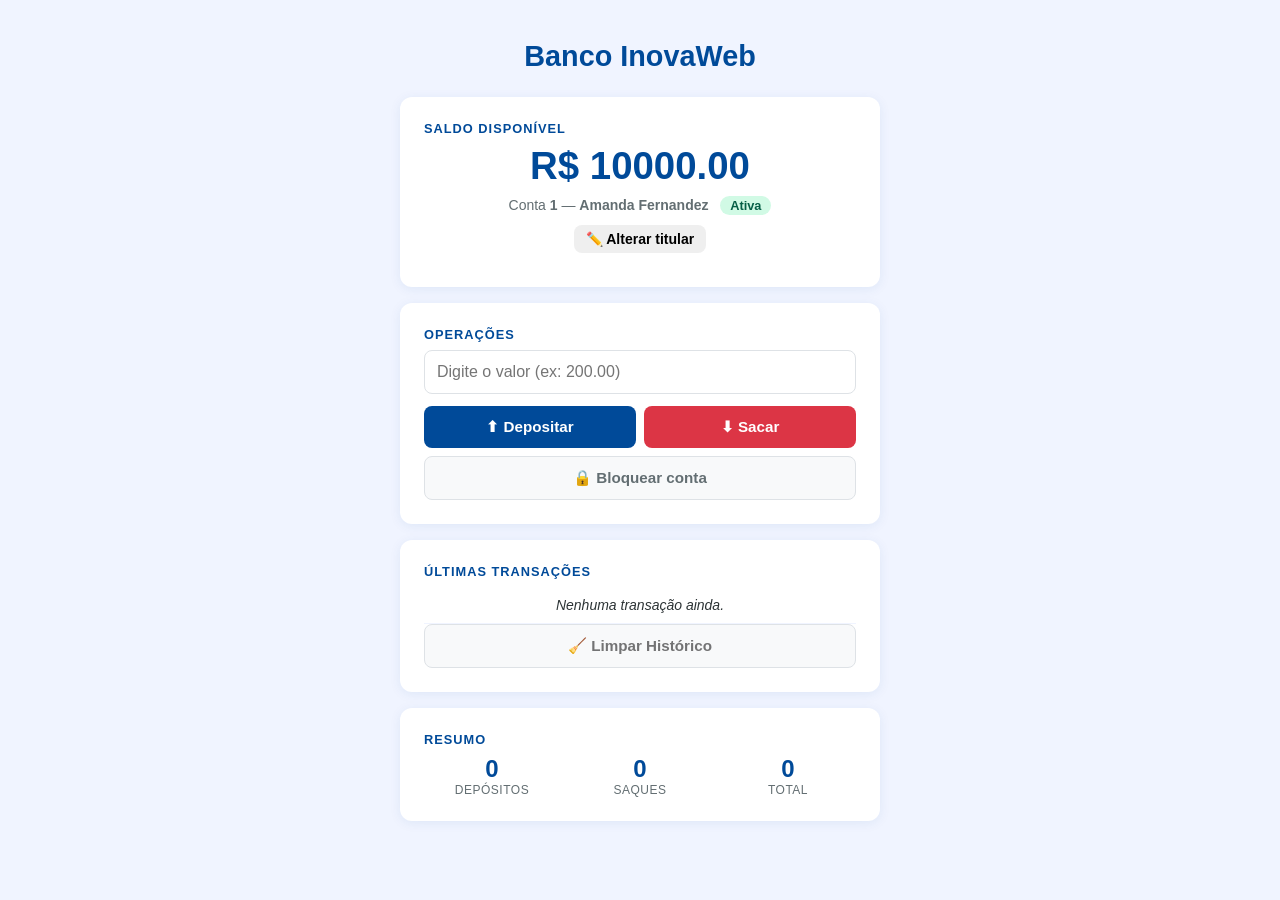
<file: Aula 12/index.html>
<html lang="pt-br">

<head>
  <meta charset="UTF-8">
  <meta name="viewport" content="width=device-width, initial-scale=1.0">
  <title>Banco InovaWeb</title>
    <link rel="stylesheet" href="style.css">
<body>
  <h1>Banco InovaWeb</h1>

  <div class="container">

    <!-- ── Card de Saldo ──────────────────────────────────── -->
    <div class="card">
      <h2>Saldo disponível</h2>
      <!--
        DOM — LEITURA E ESCRITA DE TEXTO
        ─────────────────────────────────
        id="saldo" → vamos selecionar com querySelector('#saldo')
        e atualizar com .textContent toda vez que o saldo mudar.
        É o equivalente visual do console.log do saldo.
      -->
      <div id="saldo">R$ 10000.00</div>
      <p class="info-conta"> Conta <strong id="numero-conta">1</strong> —
        <strong id="titular">Amanda Fernandez</strong> &nbsp;
        <span id="status-conta" class="status-ativa">Ativa</span></p>
        <!--
          id="status-conta" → vamos alternar as classes
          .status-ativa e .status-bloqueada via classList
          quando bloquearConta() for chamada.
        -->
      
      <button id="btn-editar-titular">✏️ Alterar titular</button>
        <input type="text" id="campo-titular" placeholder="Alterar titular" style="display: none;">
      </p>
    </div>

    <!-- ── Card de Operações ──────────────────────────────── -->
    <div class="card">
      <h2>Operações</h2>
      <!--
        DOM — LENDO VALOR DE INPUT
        ───────────────────────────
        id="campo-valor" → dentro dos eventos de clique,
        vamos ler o valor digitado com:
          const valor = Number(document.querySelector('#campo-valor').value)
        Equivale ao parâmetro que antes passávamos direto: depositar(500)
      -->
      <input type="number" id="campo-valor" placeholder="Digite o valor (ex: 200.00)" min="0" step="0.01">

      <div class="botoes">
        <!--
          DOM — EVENTOS DE CLIQUE
          ────────────────────────
          Esses botões vão receber addEventListener('click', ...)
          que chama depositar() e sacar() com o valor do input.
          No banco.js original chamávamos direto: depositar(500)
          Agora o valor vem do campo digitado pelo usuário.
        -->
        <button id="btn-depositar">⬆ Depositar</button>
        <button id="btn-sacar">⬇ Sacar</button>
       
      </div>

      <!--
        DOM — EXIBINDO FEEDBACK NA TELA
        ────────────────────────────────
        id="mensagem" → substitui os console.log de sucesso e erro.
        Vamos mostrar/esconder esse elemento e trocar seu texto
        e classe (msg-sucesso / msg-erro) conforme o resultado.
      -->
      <div id="mensagem"></div>

      <button id="btn-bloquear">🔒 Bloquear conta</button>
    </div>

    <!-- ── Card de Histórico ──────────────────────────────── -->
    <div class="card">
      <h2>Últimas transações</h2>
      <!--
        DOM — CRIANDO ELEMENTOS DINAMICAMENTE
        ───────────────────────────────────────
        id="lista-historico" → cada vez que historico.push() for chamado
        no banco.js, também vamos criar um <li> com createElement
        e adicioná-lo aqui com appendChild ou insertBefore.
        Equivale ao console.log do histórico.
      -->
      

      <ul id="lista-historico">
        <li class="historico-vazio">Nenhuma transação ainda.</li>
      </ul>
  
      <button id="btn-limpar-historico"> 🧹 Limpar Histórico</button>
    </div>

    <!-- ── Card de Resumo ─────────────────────────────────── -->
    <div class="card">
      <h2>Resumo</h2>
      <!--
        DOM — ATUALIZANDO MÚLTIPLOS ELEMENTOS
        ───────────────────────────────────────
        Cada contador do verResumo() tem um elemento correspondente.
        Em vez de console.log, vamos atualizar o textContent de cada um.
      -->
      <div class="resumo-grid">
        <div class="resumo-item">
          <span id="total-depositos">0</span>
          <span>Depósitos</span>
        </div>
        <div class="resumo-item">
          <span id="total-saques">0</span>
          <span>Saques</span>
        </div>
        <div class="resumo-item">
          <span id="total-transacoes">0</span>
          <span>Total</span>
        </div>
      </div>
    </div>

  </div>

  <script src="banco2.js"></script>

</body>

</html>
</file>
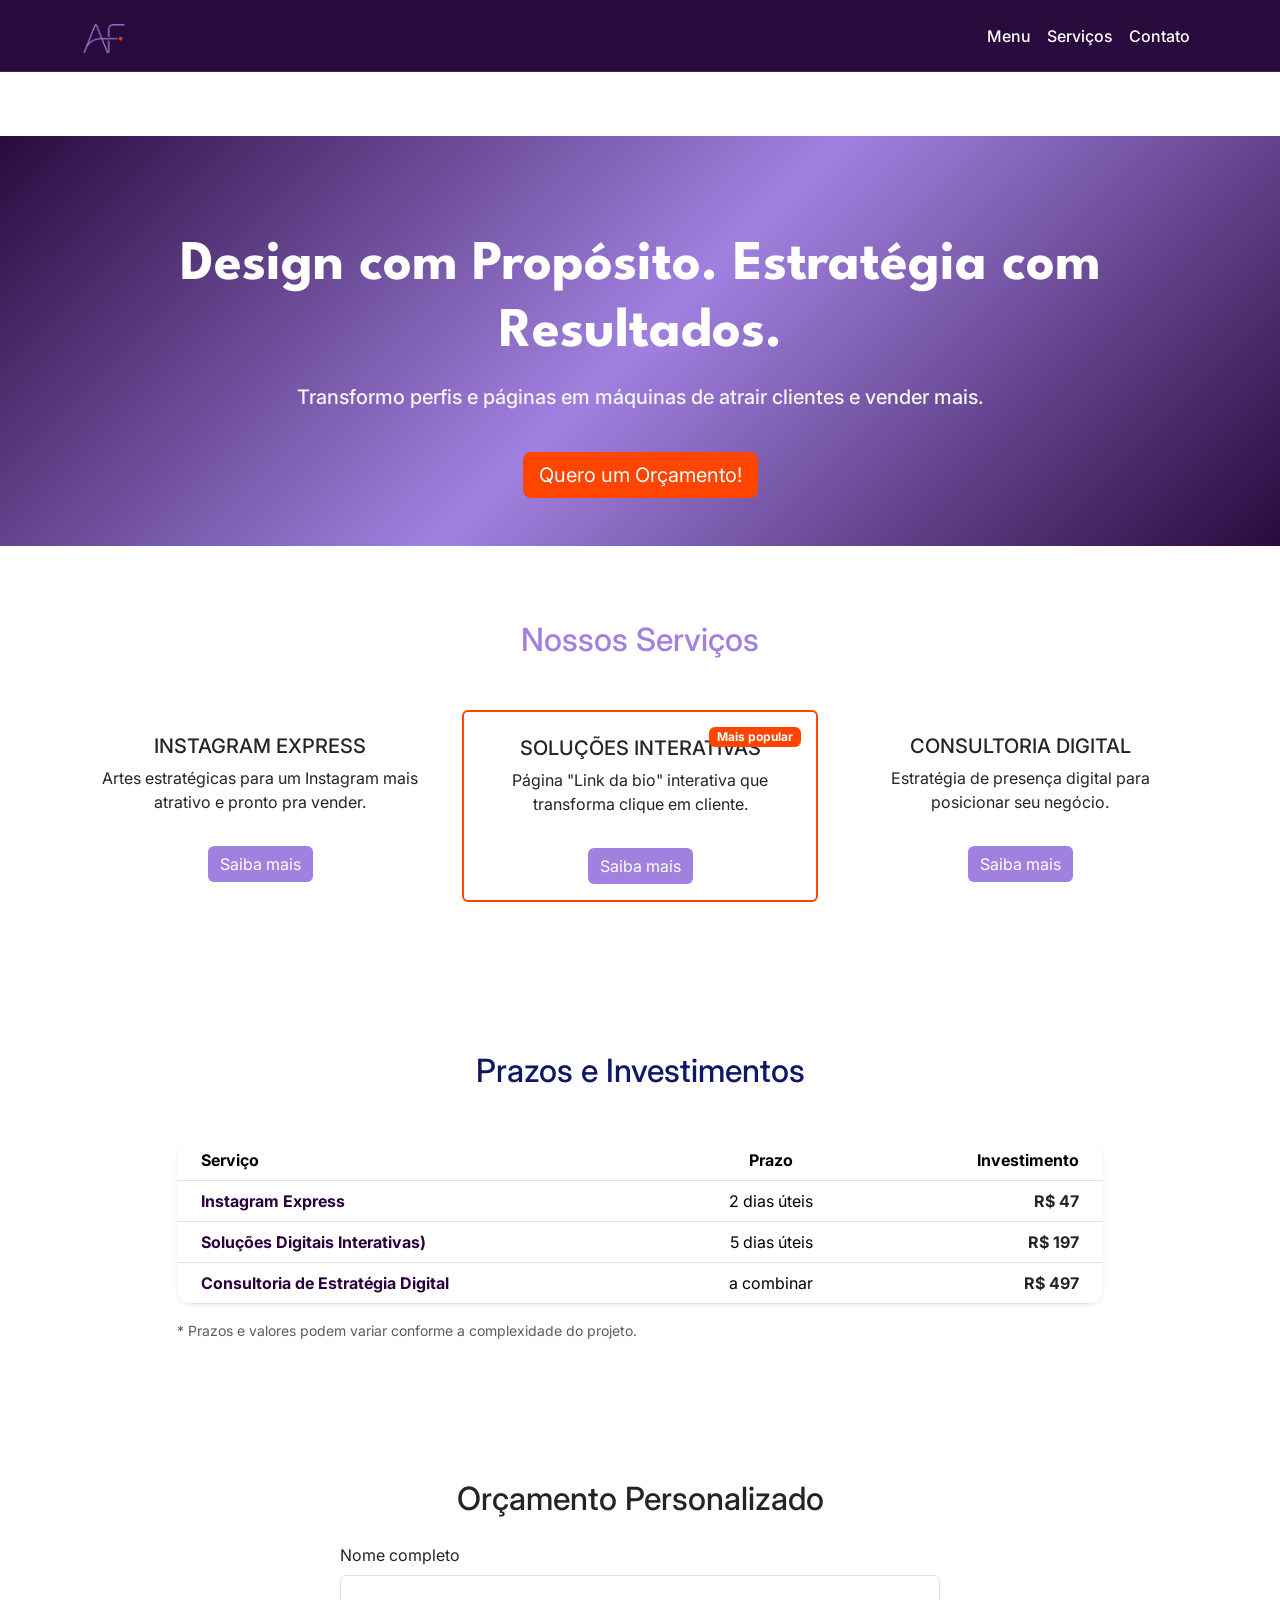
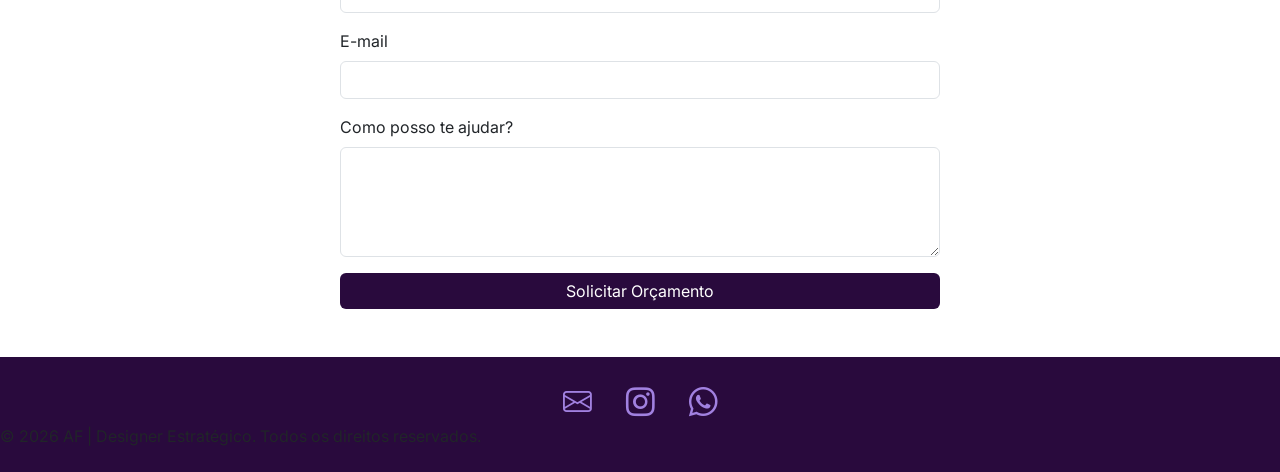
<file: Trabalho Feriado/index.html>
<!DOCTYPE html>
<html lang="pt-br">

<!-- ==================================================
HEAD
================================================== -->

<head>
    <meta charset="UTF-8" />
    <meta name="viewport" content="width=device-width, initial-scale=1.0" />
    <title>AF | Designer Estratégico</title>

    <!-- Bootstrap CSS -->
    <link href="https://cdn.jsdelivr.net/npm/bootstrap@5.3.3/dist/css/bootstrap.min.css" rel="stylesheet" />

    <!-- Bootstrap Icons -->
    <link href="https://cdn.jsdelivr.net/npm/bootstrap-icons/font/bootstrap-icons.css" rel="stylesheet" />

    <!-- Google Fonts -->
    <link rel="preconnect" href="https://fonts.googleapis.com">
    <link rel="preconnect" href="https://fonts.gstatic.com" crossorigin>
    <link
        href="https://fonts.googleapis.com/css2?family=Inter:wght@400;500;600&family=League+Spartan:wght@700&display=swap"
        rel="stylesheet">

    <!-- CSS personalizado -->
    <link rel="stylesheet" href="styless.css" />
</head>

<body>

    <!-- ==================================================
NAVBAR
================================================== -->
    <nav class="navbar navbar-expand-lg fixed-top custom-navbar">
        <div class="container">
            <a class="navbar-brand" href="#hero">
                <img src="./af lilas.png" alt="Logo AF Designer Estratégico" />
            </a>

            <button class="navbar-toggler" type="button" data-bs-toggle="collapse" data-bs-target="#menu">
                <span class="navbar-toggler-icon"></span>
            </button>

            <div class="collapse navbar-collapse justify-content-end" id="menu">
                <ul class="navbar-nav">
                    <li class="nav-item">
                        <a class="nav-link" href="#hero">Menu</a>
                    </li>
                    <li class="nav-item">
                        <a class="nav-link" href="#servicos">Serviços</a>
                    </li>
                    <li class="nav-item">
                        <a class="nav-link" href="#contato">Contato</a>
                    </li>
                </ul>
            </div>
        </div>
    </nav>

    <!-- ==================================================
HERO
================================================== -->
<section class="text-center py-5"
style="background: linear-gradient(135deg, #290a3d, #a181e0, #290a3d); margin-top: 56px">

        <div class="container">
            <h1 class="display-4 fw-bold  mt-5 hero-title">
                Design com Propósito.
                Estratégia com Resultados.
            </h1>

            <p class="lead hero-subtitle mt-3">
                Transformo perfis e páginas em máquinas de atrair clientes e vender mais.
            </p>

            <a href="#contato" class="btn btn-dark btn-lg mt-4"
            style="background-color: #ff4500; color: #ffffff;">
                Quero um Orçamento!
            </a>
        </div>
</section>
    
   
</section>

    <!-- ==================================================
MAIN
================================================== -->
    <main>

        <!-- SERVIÇOS -->
        <section id="servicos" class="section-padding">
            <div class="container">
                <h2 class="text-center mb-5" style="color: #a181e0;">Nossos Serviços</h2>

                <div class="row g-4">

                <!-- Card 1 -->
                <div class="col-12 col-md-6 col-lg-4">
                    <div class="card h-100 service-card">
                        <div class="card-body text-center">


                            <h5 class="card-title mt-2">INSTAGRAM EXPRESS</h5>
                            <p class="card-text">
                                Artes estratégicas para um Instagram mais atrativo e pronto pra vender.
                            </p>

                            <a href="#contato" class="btn btn-primary mt-3">
                                Saiba mais
                            </a>

                        </div>
                    </div>
                </div>

                <!-- Card 2 - MAIS POPULAR -->
                <div class="col-12 col-md-6 col-lg-4">
                    <div class="card h-100 service-card popular">
                        <span class="badge popular-badge">Mais popular</span>

                        <div class="card-body text-center">


                            <h5 class="card-title mt-2">SOLUÇÕES INTERATIVAS</h5>
                            <p class="card-text">
                                Página "Link da bio" interativa que transforma clique em cliente.
                            </p>

                            <a href="#contato" class="btn btn-primary mt-3">
                                Saiba mais
                            </a>

                        </div>
                    </div>
                </div>

                <!-- Card 3 -->
                <div class="col-12 col-md-6 col-lg-4">
                    <div class="card h-100 service-card">
                        <div class="card-body text-center">


                            <h5 class="card-title mt-2">CONSULTORIA DIGITAL</h5>
                            <p class="card-text">
                                Estratégia de presença digital para posicionar seu negócio.
                            </p>

                            <a href="#contato" class="btn btn-primary mt-3">
                                Saiba mais
                            </a>

                        </div>
                    </div>
                </div>

            </div>
        </section>

        <!-- Seção Preços -->
        <section id="precos" class="section-padding">
            <div class="container">
                <h2 class="text-center mb-5" style="color: #101766;">Prazos e Investimentos</h2>

                <div class="row justify-content-center">
                    <div class="col-lg-10">
                        <div class="table-responsive shadow-sm rounded-4">
                            <table class="table table-hover align-middle mb-0">
                                <thead class="custom-thead">
                                    <tr>
                                        <th class="ps-4">Serviço</th>
                                        <th class="text-center">Prazo</th>
                                        <th class="text-end pe-4">Investimento</th>
                                    </tr>
                                </thead>
                                <tbody>
                                    <tr>
                                        <td class="ps-4 fw-bold" style="color: #2A013D;">Instagram Express</td>
                                        <td class="text-center">2 dias úteis</td>
                                        <td class="text-end pe-4 fw-bold text-dark">R$ 47</td>
                                    </tr>
                                    <tr>
                                        <td class="ps-4 fw-bold" style="color: #2A013D;">Soluções Digitais Interativas)
                                        </td>
                                        <td class="text-center">5 dias úteis</td>
                                        <td class="text-end pe-4 fw-bold text-dark">R$ 197</td>
                                    </tr>
                                    <tr>
                                        <td class="ps-4 fw-bold" style="color: #2A013D;">Consultoria de Estratégia
                                            Digital</td>
                                        <td class="text-center">a combinar</td>
                                        <td class="text-end pe-4 fw-bold text-dark">R$ 497</td>
                                    </tr>
                                </tbody>
                            </table>
                        </div>
                        <p class="text-muted small mt-3">* Prazos e valores podem variar conforme a complexidade do
                            projeto.</p>
                    </div>
                </div>
            </div>
        </section>

        <!-- CONTATO -->
        <section id="contato" class="container py-5">
            <h2 class="text-center mb-4">Orçamento Personalizado</h2>

            <form class="mx-auto" style="max-width: 600px;">
                <div class="mb-3">
                    <label class="form-label">Nome completo</label>
                    <input type="text" class="form-control" required>
                </div>

                <div class="mb-3">
                    <label class="form-label">E-mail</label>
                    <input type="email" class="form-control" required>
                </div>

                <div class="mb-3">
                    <label class="form-label">Como posso te ajudar?</label>
                    <textarea class="form-control" rows="4"></textarea>
                </div>

                <button type="submit" class="btn btn-dark w-100">
                    Solicitar Orçamento
                </button>
            </form>
        </section>


    </main>

    <!-- ==================================================
FOOTER
================================================== -->
    <footer class="footer py-4">
        <div class="container text-center">
            <a href="#" class="social-icon"><i class="bi bi-envelope"></i></a>
            <a href="#" class="social-icon"><i class="bi bi-instagram"></i></a>
            <a href="#" class="social-icon"><i class="bi bi-whatsapp"></i></a>
        </div>
        <p class="mb-0">&copy; 2026 AF | Designer Estratégico. Todos os direitos reservados.</p>
    </footer>

    <!-- Bootstrap JS -->
    <script src="https://cdn.jsdelivr.net/npm/bootstrap@5.3.3/dist/js/bootstrap.bundle.min.js"></script>

</body>

</html>
</file>
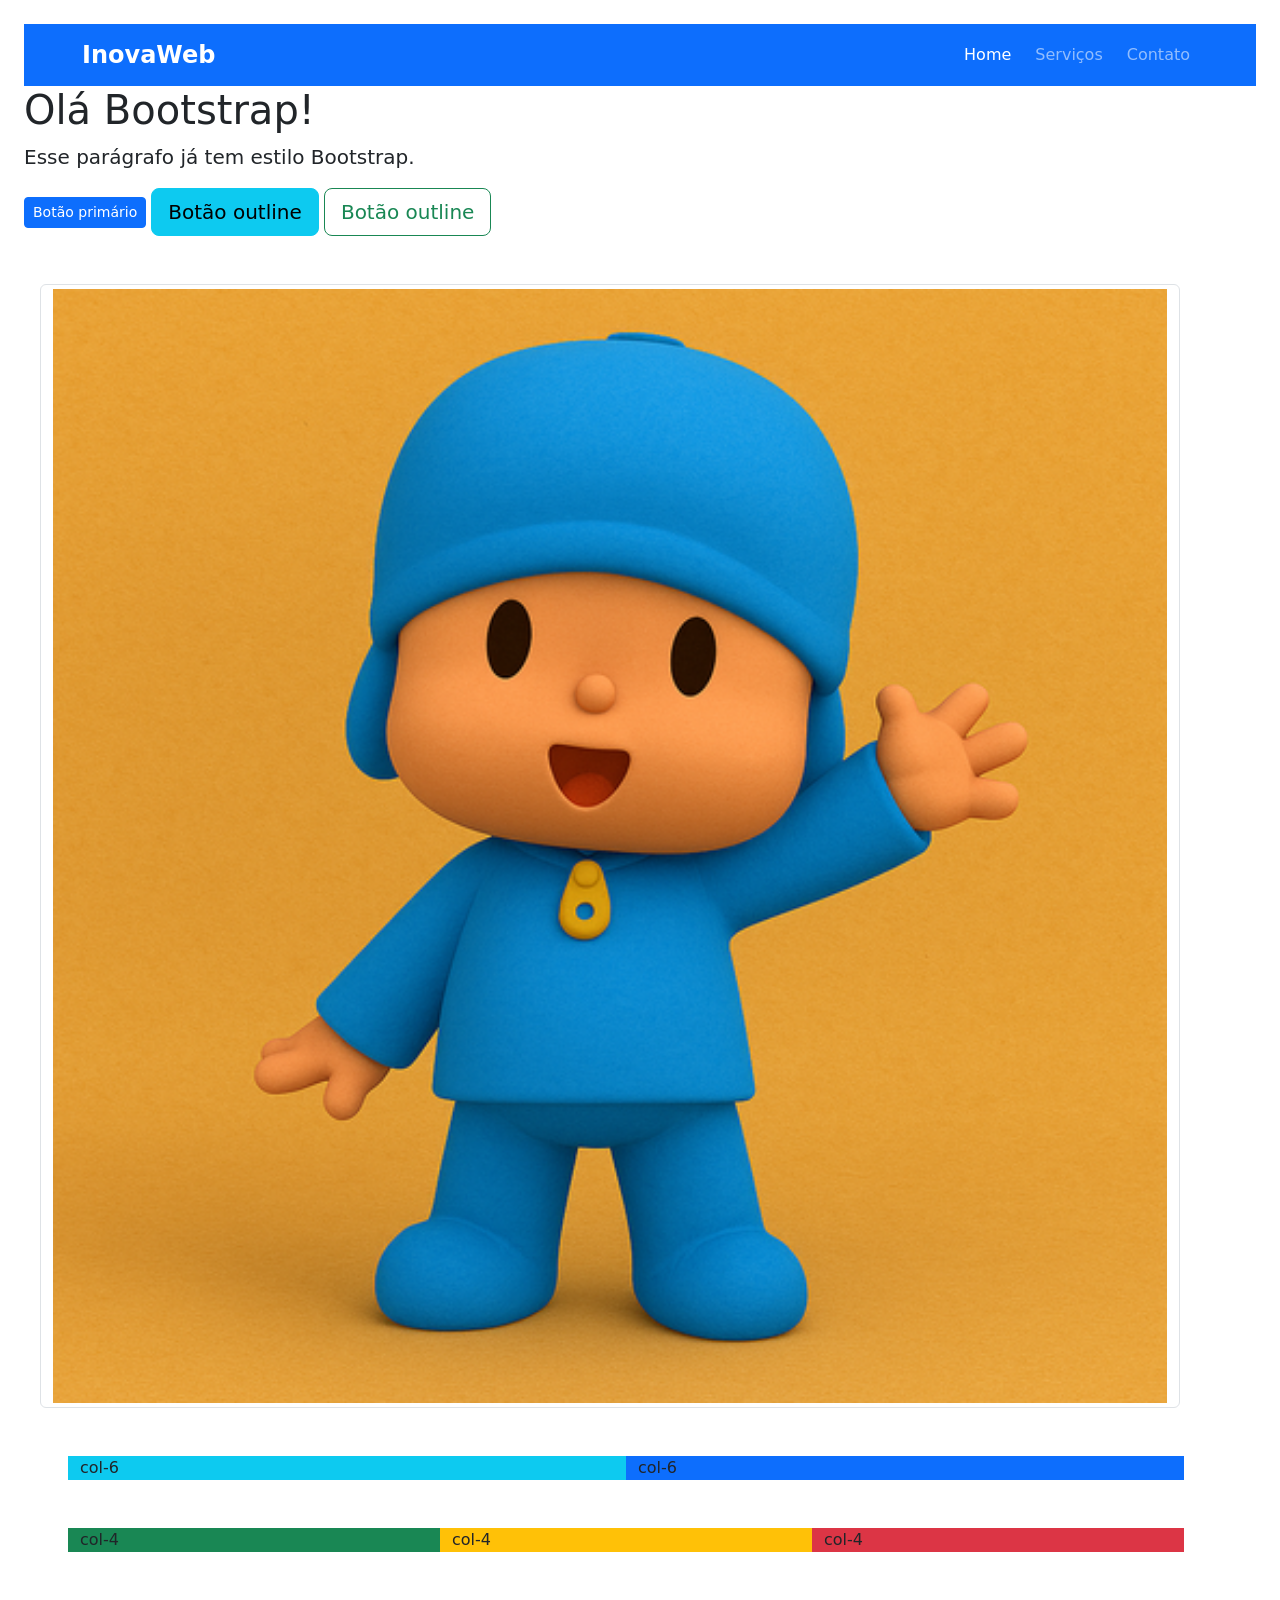
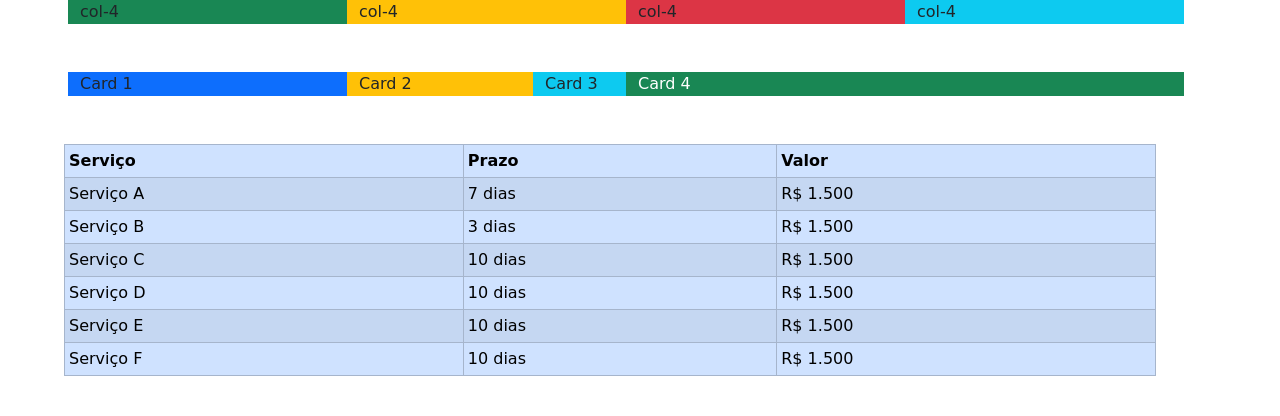
<file: inovaweb/Aula 1404/index.html>
<!-- INTRODUÇÃO AO BOOTSTRAP -->

<!DOCTYPE html>
<html lang="pt-br">

<head>
  <meta charset="UTF-8">
  <meta name="viewport" content="width=device-width, initial-scale=1.0">
  <title>Teste Bootstrap</title>
  <link href="https://cdn.jsdelivr.net/npm/bootstrap@5.3.8/dist/css/bootstrap.min.css" rel="stylesheet"
    integrity="sha384-sRIl4kxILFvY47J16cr9ZwB07vP4J8+LH7qKQnuqkuIAvNWLzeN8tE5YBujZqJLB" crossorigin="anonymous">
</head>

<body class="p-4">
  <nav class="navbar navbar-expand-lg navbar-dark bg-primary">
    <div class="container">
      <a class="navbar-brand fw-bold fs-4" href="#">InovaWeb</a>
      <button class="navbar-toggler" type="button" data-bs-toggle="collapse" data-bs-target="#menuNav">
        <span class="navbar-toggler-icon"></span>
      </button>
      <div class="collapse navbar-collapse" id="menuNav">
        <ul class="navbar-nav ms-auto gap-2">
          <li class="nav-item">
            <a class="nav-link active" href="#">Home</a>
          </li>
          <li class="nav-item">
            <a class="nav-link" href="#servicos">Serviços</a>
          </li>
          <li class="nav-item">
            <a class="nav-link" href="#contato">Contato</a>
          </li>
        </ul>
      </div>
    </div>
  </nav>
  <h1>Olá Bootstrap!</h1>
  <p class="lead">Esse parágrafo já tem estilo Bootstrap.</p>
  <button class="btn btn-primary btn-sm">Botão primário</button>
  <button class="btn btn-info btn-lg">Botão outline</button>
  <button class="btn btn-outline-success btn-lg">Botão outline</button>

  <div class="container mt-5 ms-3">
    <div class="row">
      <img src="pocoyo.png" class="img-thumbnail" />
      <!-- <figcaption class="figure-caption">Figura 1: Pocoyo</figcaption> -->
    </div>
    <div class="container mt-5 ms-3">
      <div class="row">
        <div class="col-6 bg-info">col-6</div>
        <div class="col-6 bg-primary">col-6</div>
      </div>
    </div>

    <div class="container mt-5 ms-3">
      <div class="row">
        <div class="col-4 bg-success">col-4</div>
        <div class="col-4 bg-warning">col-4</div>
        <div class="col-4 bg-danger">col-4</div>
      </div>
    </div>

    <div class="container mt-5 ms-3">
      <div class="row">
        <div class="col-12 col-md-6 col-lg-3 bg-success">col-4</div>
        <div class="col-12 col-md-6 col-lg-3 bg-warning">col-4</div>
        <div class="col-12 col-md-6 col-lg-3 bg-danger">col-4</div>
        <div class="col-12 col-md-6 col-lg-3 bg-info">col-4</div>
      </div>
    </div>

    <div class="container mt-5 ms-3">
      <div class="row">
        <!-- Mobile: coluna única | Tablet: 2 col | Desktop: 4 col -->
        <div class="col-3 bg-primary">Card 1</div>
        <div class="col-2 bg-warning">Card 2</div>
        <div class="col-1 bg-info">Card 3</div>
        <div class="col-6 bg-success" style="color:rgb(255, 255, 255)">Card 4</div>
      </div>
    </div>

      <!-- Tabela básica Bootstrap -->
  <div class="container mt-5">
    <div class="table-responsive">
    <table class="table table-striped table-hover table-bordered table-primary table-sm">
      <thead>
        <tr>
          <th>Serviço</th>
          <th>Prazo</th>
          <th>Valor</th>
        </tr>
      </thead>
      <tbody>
        <tr>
          <td>Serviço A</td>
          <td>7 dias</td>
          <td>R$ 1.500</td>
        </tr>
        <tr>
          <td>Serviço B</td>
          <td>3 dias</td>
          <td>R$ 1.500</td>
        </tr>
        <tr>
          <td>Serviço C</td>
          <td>10 dias</td>
          <td>R$ 1.500</td>
        </tr>
        <tr>
          <td>Serviço D</td>
          <td>10 dias</td>
          <td>R$ 1.500</td>
        </tr>
        <tr>
          <td>Serviço E</td>
          <td>10 dias</td>
          <td>R$ 1.500</td>
        </tr>
        <tr>
          <td>Serviço F</td>
          <td>10 dias</td>
          <td>R$ 1.500</td>
        </tr>
      </tbody>
    </table>
    </div>

    <script src="https://cdn.jsdelivr.net/npm/bootstrap@5.3.8/dist/js/bootstrap.bundle.min.js"
    integrity="sha384-FKyoEForCGlyvwx9Hj09JcYn3nv7wiPVlz7YYwJrWVcXK/BmnVDxM+D2scQbITxI"
    crossorigin="anonymous"></script>
</body>

</html>
</file>
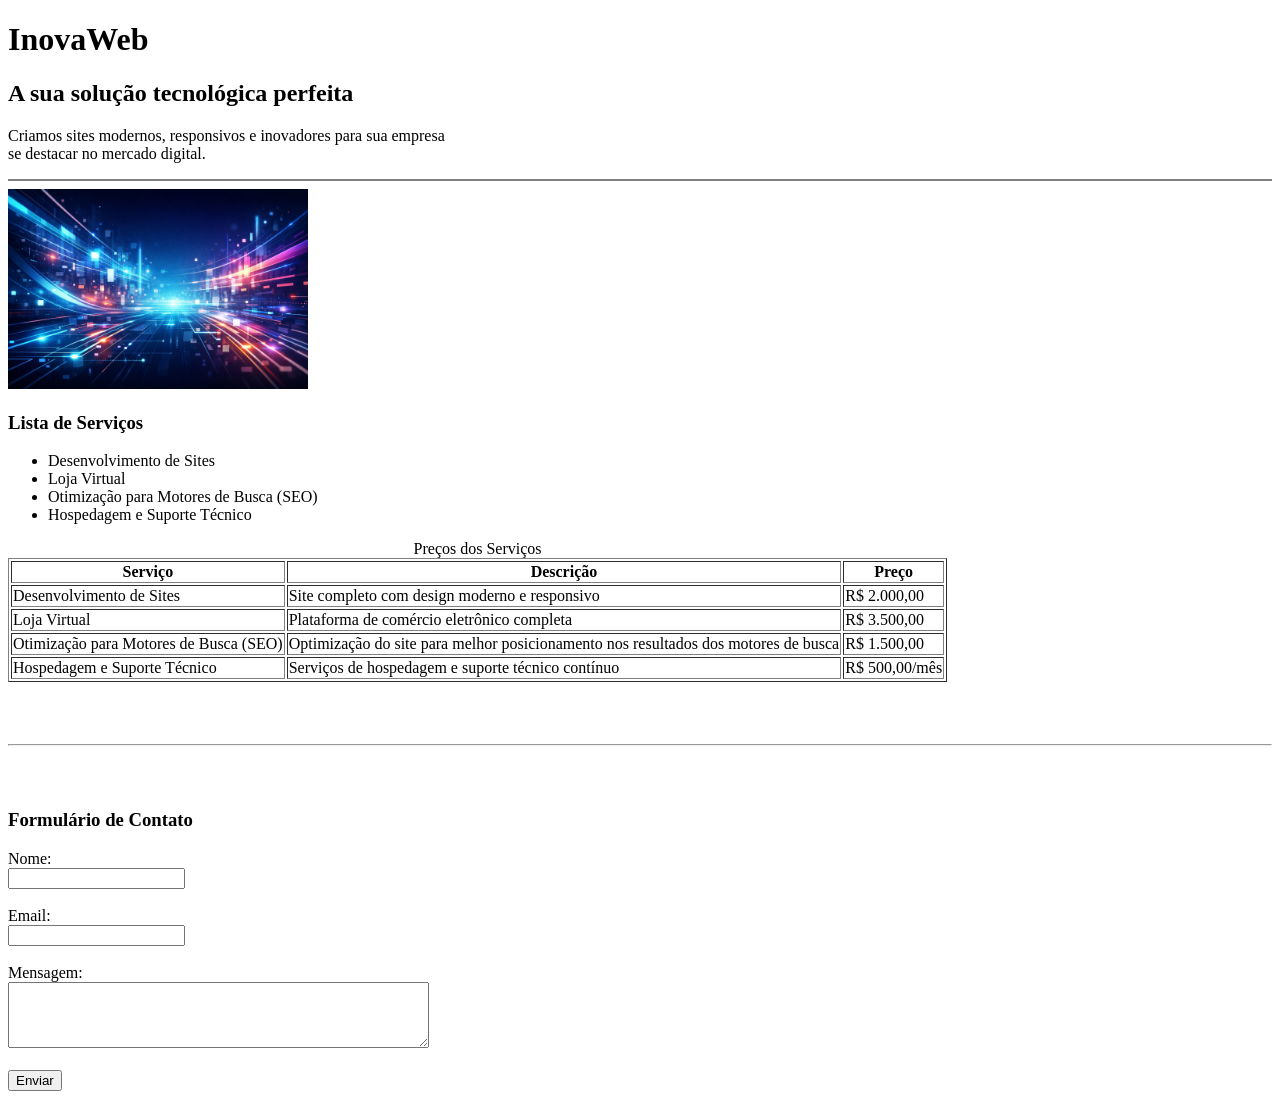
<file: inovaweb/Aula 4/index.html>
<!DOCTYPE html>
<html lang="pt-br" xmlns:mso="urn:schemas-microsoft-com:office:office" xmlns:msdt="uuid:C2F41010-65B3-11d1-A29F-00AA00C14882"> 
<head>
    <meta charset="UTF-8"> 
    <meta name="viewport" content="width=device-width, initial-scale=1.0"> 
    <title>InovaWeb</title> 

<!--[if gte mso 9]><xml>
<mso:CustomDocumentProperties>
<mso:_ApprovalStatus msdt:dt="string">0</mso:_ApprovalStatus>
<mso:_ApprovalAssignedTo msdt:dt="string"></mso:_ApprovalAssignedTo>
<mso:_ApprovalRespondedBy msdt:dt="string"></mso:_ApprovalRespondedBy>
</mso:CustomDocumentProperties>
</xml><![endif]-->
</head> 
    <!-- para inserir comentários-->
   <h1>InovaWeb</h1>
   <h2>A sua solução tecnológica perfeita</h2>
    <p>Criamos sites modernos, responsivos e inovadores para sua empresa
        <br />
        se destacar no mercado digital.</p>
        <hr noshade>
        <img src="./banner.png" alt="banner do site" width="300" >
        <h3>Lista de Serviços</h3>
        <ul>
            <li>Desenvolvimento de Sites</li>
            <li>Loja Virtual</li>
            <li>Otimização para Motores de Busca (SEO)</li>
            <li>Hospedagem e Suporte Técnico</li>
        </ul>
      <table border="1">
        <caption>Preços dos Serviços</caption>
        <tr>
            <th>Serviço</th>
            <th>Descrição</th>
            <th>Preço</th>
        </tr>
        <tr>
            <td>Desenvolvimento de Sites</td>
            <td>Site completo com design moderno e responsivo</td>
            <td>R$ 2.000,00</td>
        </tr>
        <tr>
            <td>Loja Virtual</td>
            <td>Plataforma de comércio eletrônico completa</td>
            <td>R$ 3.500,00</td>
        </tr>
        <tr>
            <td>Otimização para Motores de Busca (SEO)</td>
            <td>Optimização do site para melhor posicionamento nos resultados dos motores de busca</td>
            <td>R$ 1.500,00</td>
        </tr>
        <tr>
            <td>Hospedagem e Suporte Técnico</td>
            <td>Serviços de hospedagem e suporte técnico contínuo</td>
            <td>R$ 500,00/mês</td>
        </tr>
        </table>
        <br />
        <br />
        <br />
<hr>
<br />
<br />
<h3>Formulário de Contato</h3>
<form action="enviar.php" method="post">
    <label for="nome">Nome:</label><br>
    <input type="text" id="nome" name="nome" required><br><br>
    
    <label for="email">Email:</label><br>
    <input type="email" id="email" name="email" required><br><br>
    
    <label for="mensagem">Mensagem:</label><br>
    <textarea id="mensagem" name="mensagem" rows="4" cols="50" required></textarea><br><br>
    
    <input type="submit" value="Enviar">
</form>
</body>
</html>
</file>
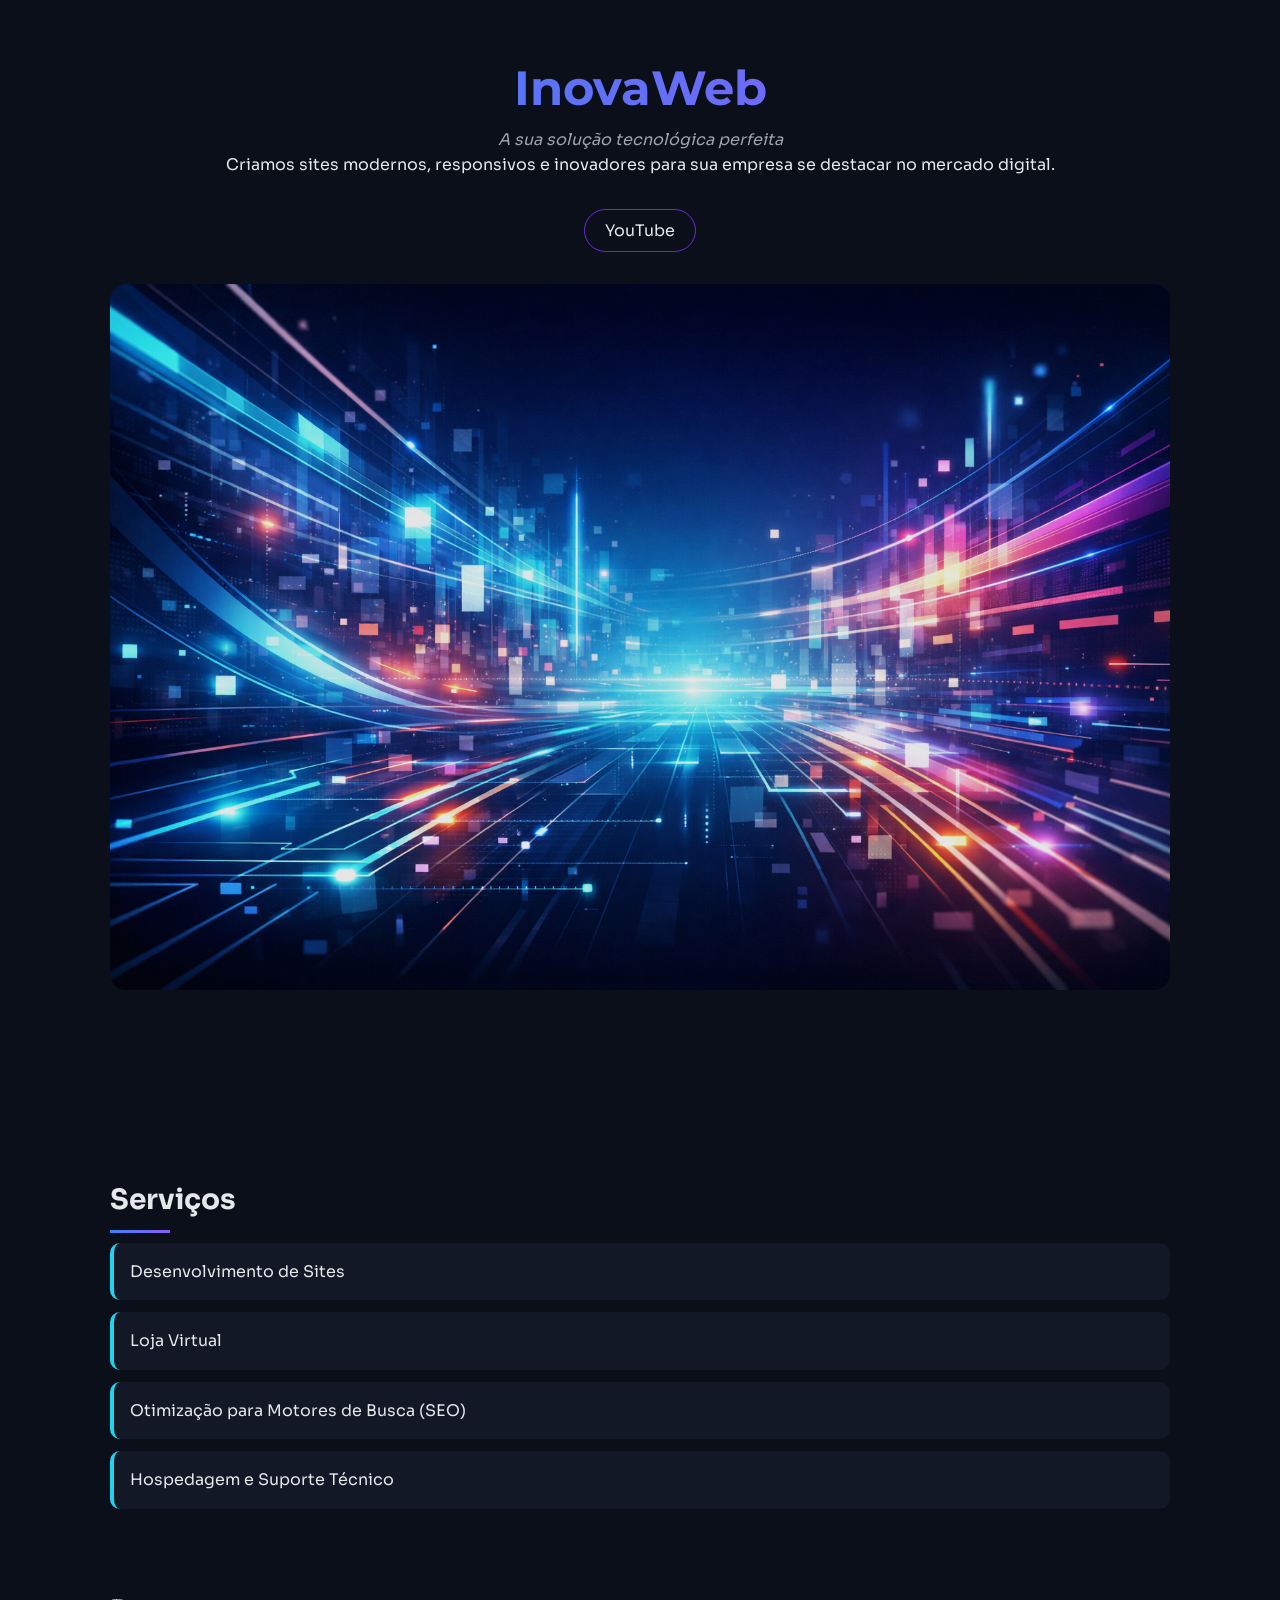
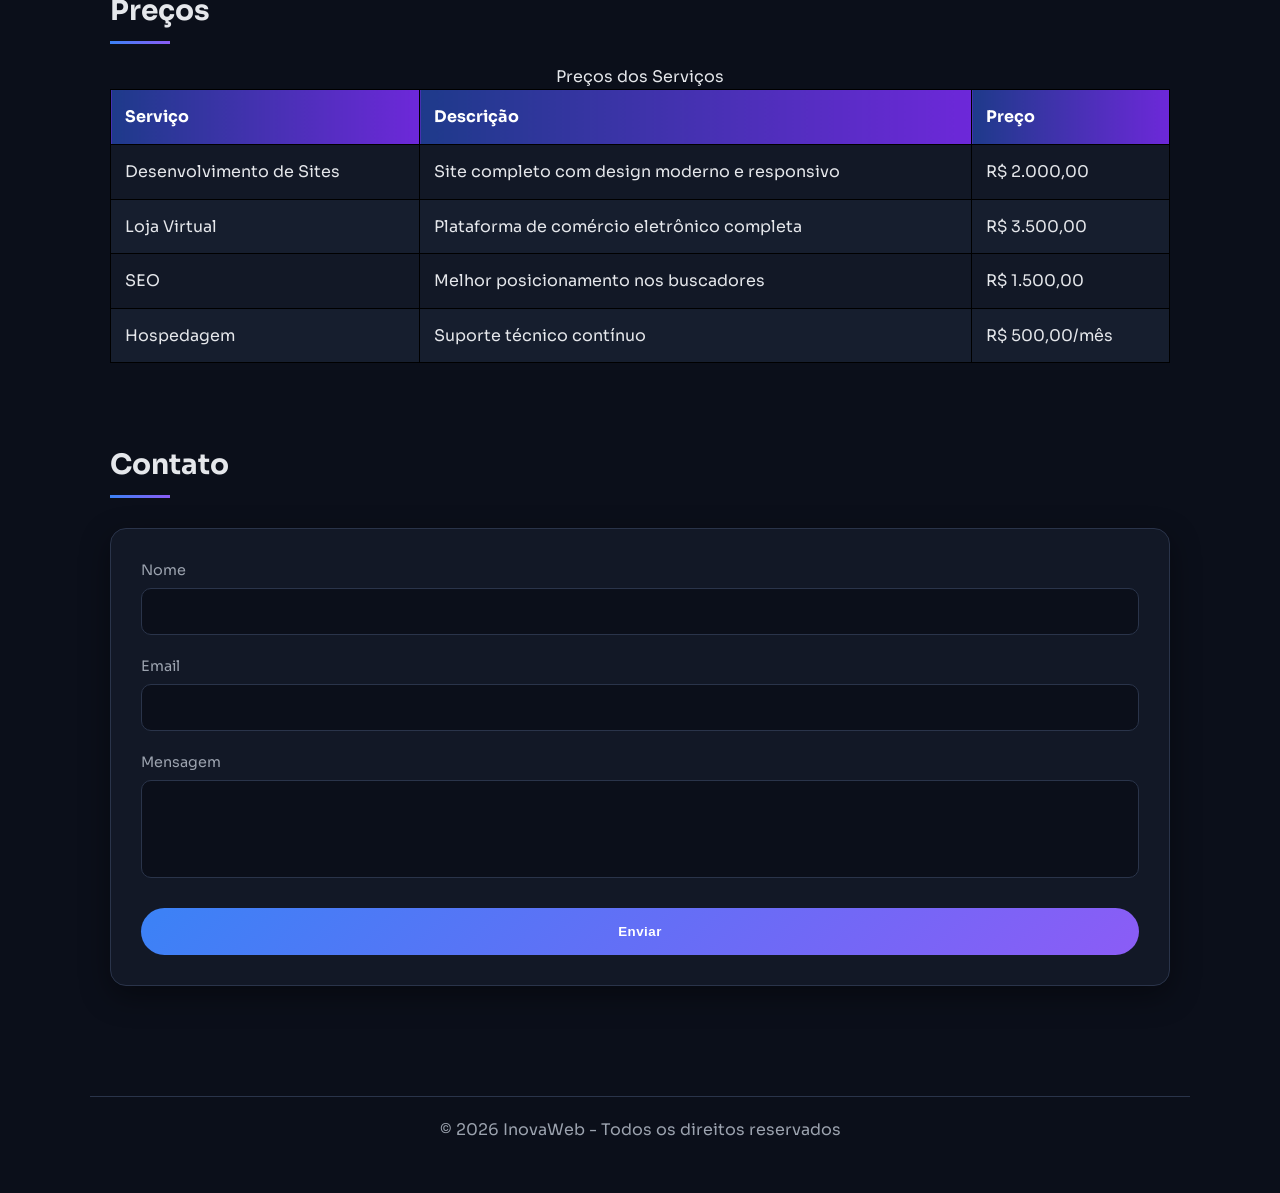
<file: inovaweb/Aula 5/index.html>
<!DOCTYPE html>
<html lang="pt-br">

<head>
    <meta charset="UTF-8">
    <meta name="viewport" content="width=device-width, initial-scale=1.0">
    <title>InovaWeb</title>
    <link rel="stylesheet" href="css/styles2.css">
</head>

<body>

    <!-- HEADER -->
    <header id="header">
        <h1>InovaWeb</h1>
        <p class="destaque italico">A sua solução tecnológica perfeita</p>

        <p>
            Criamos sites modernos, responsivos e inovadores para sua empresa
            se destacar no mercado digital.
        </p>

        <nav>
            <ul>
                <li>
                    <a href="https://www.youtube.com/" target="_blank" rel="noopener">
                        YouTube
                    </a>
                </li>
            </ul>
        </nav>

        <img src="./banner.png" alt="Banner da InovaWeb mostrando soluções digitais">
    </header>

    <!-- CONTEÚDO PRINCIPAL -->
    <main>

        <!-- SERVIÇOS -->
        <section id="servicos">
            <h2>Serviços</h2>

            <ul>
                <li>Desenvolvimento de Sites</li>
                <li>Loja Virtual</li>
                <li>Otimização para Motores de Busca (SEO)</li>
                <li>Hospedagem e Suporte Técnico</li>
            </ul>
        </section>

        <!-- TABELA DE PREÇOS -->
        <section id="precos">
            <h2>Preços</h2>

            <table>
                <caption>Preços dos Serviços</caption>

                <thead>
                    <tr>
                        <th>Serviço</th>
                        <th>Descrição</th>
                        <th>Preço</th>
                    </tr>
                </thead>

                <tbody>
                    <tr>
                        <td>Desenvolvimento de Sites</td>
                        <td>Site completo com design moderno e responsivo</td>
                        <td>R$ 2.000,00</td>
                    </tr>

                    <tr>
                        <td>Loja Virtual</td>
                        <td>Plataforma de comércio eletrônico completa</td>
                        <td>R$ 3.500,00</td>
                    </tr>

                    <tr>
                        <td>SEO</td>
                        <td>Melhor posicionamento nos buscadores</td>
                        <td>R$ 1.500,00</td>
                    </tr>

                    <tr>
                        <td>Hospedagem</td>
                        <td>Suporte técnico contínuo</td>
                        <td>R$ 500,00/mês</td>
                    </tr>
                </tbody>
            </table>
        </section>

        <!-- CONTATO -->
        <section id="contato">
            <h2>Contato</h2>

            <form action="enviar.php" method="post">
                <div>
                    <label for="nome">Nome</label>
                    <input type="text" id="nome" name="nome" required>
                </div>

                <div>
                    <label for="email">Email</label>
                    <input type="email" id="email" name="email" required>
                </div>

                <div>
                    <label for="mensagem">Mensagem</label>
                    <textarea id="mensagem" name="mensagem" rows="4" required></textarea>
                </div>

                <button type="submit">Enviar</button>
            </form>
        </section>

    </main>

    <!-- RODAPÉ -->
    <footer>
        <p>&copy; 2026 InovaWeb - Todos os direitos reservados</p>
    </footer>

</body>

</html>
</file>
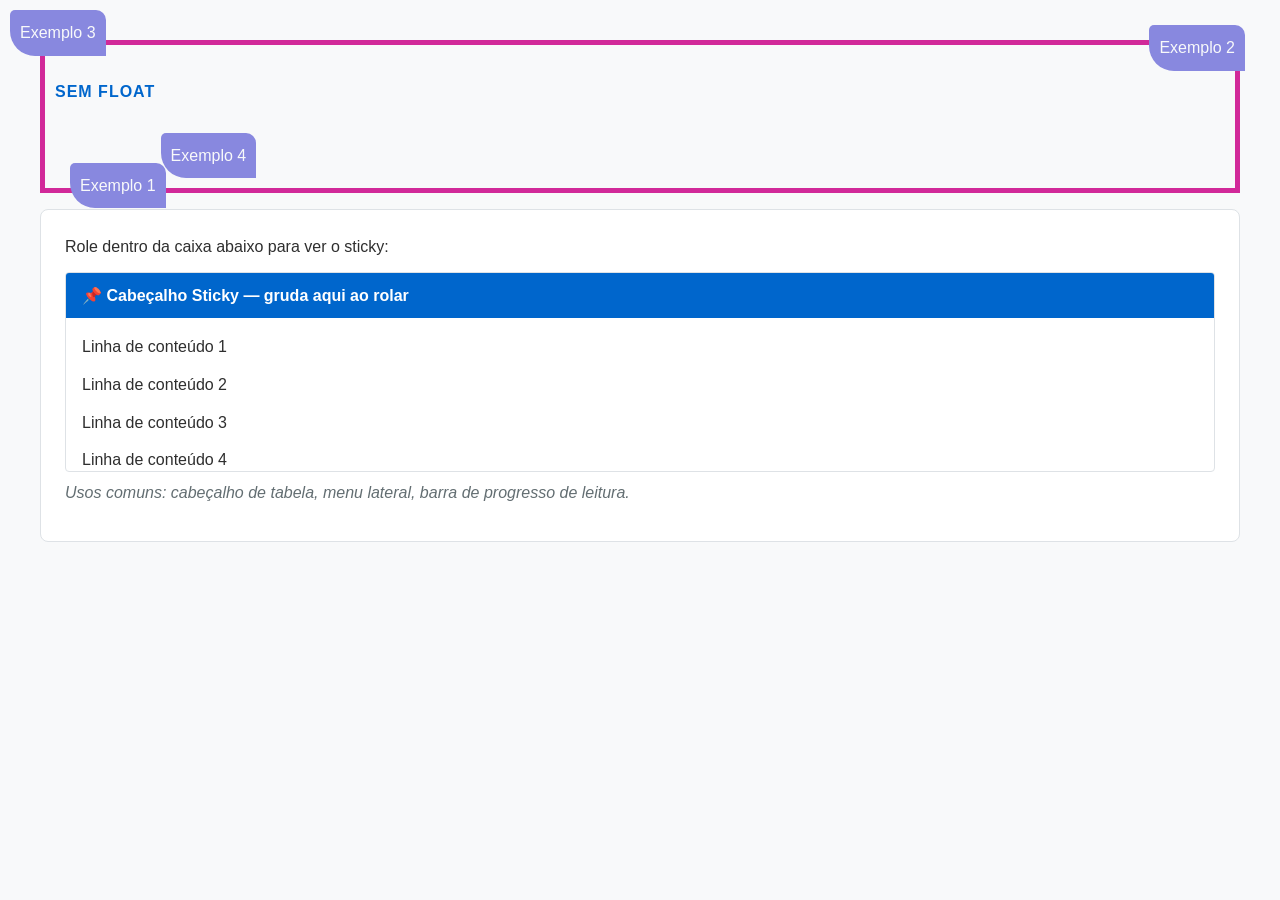
<file: Aula 6/guia.html>
<!DOCTYPE html>
<html lang="pt-br">
<head>
  <meta charset="UTF-8">
  <meta name="viewport" content="width=device-width, initial-scale=1.0">
  <title>Guia CSS: Float e Position</title>
  <link rel="stylesheet" href="style6.css">
</head>

<body>

  <div class="clearfix"style="border: 5px solid #d12999; position:relative">
    <h3>Sem Float</h3>
    <div  class="caixa-flutuante" style="position: relative; top: 30px; left: 15px">Exemplo 1</div>
    <div class="caixa-flutuante" style="position: absolute; top: -30px; right: -10px">Exemplo 2</div>
    <div class="caixa-flutuante" style="position:fixed; top: 0; left: 0">Exemplo 3</div>
    <div class="caixa-flutuante">Exemplo 4</div>
</div>

<div class="exemplo">
  <p style="margin-bottom: 12px">
    Role dentro da caixa abaixo para ver o sticky:
  </p>
  <div
    style="
      height: 200px;
      overflow-y: scroll;
      border: 1px solid #dee2e6;
      border-radius: 4px;
    "
  >
    <div
      style="
        position: sticky;
        top: 0;
        background: #0066cc;
        color: white;
        padding: 10px 16px;
        font-weight: bold;
      "
    >
      📌 Cabeçalho Sticky — gruda aqui ao rolar
    </div>
    <div style="padding: 16px">
      <p>Linha de conteúdo 1</p>
      <p>Linha de conteúdo 2</p>
      <p>Linha de conteúdo 3</p>
      <p>Linha de conteúdo 4</p>
      <p>Linha de conteúdo 5</p>
      <p>Linha de conteúdo 6</p>
      <p>Linha de conteúdo 7</p>
      <p>Linha de conteúdo 8</p>
    </div>
  </div>
  <p style="margin-top: 8px; font-style: italic; color: #636e72">
    Usos comuns: cabeçalho de tabela, menu lateral, barra de progresso de
    leitura.
  </p>
</div>

  </body>
</file>
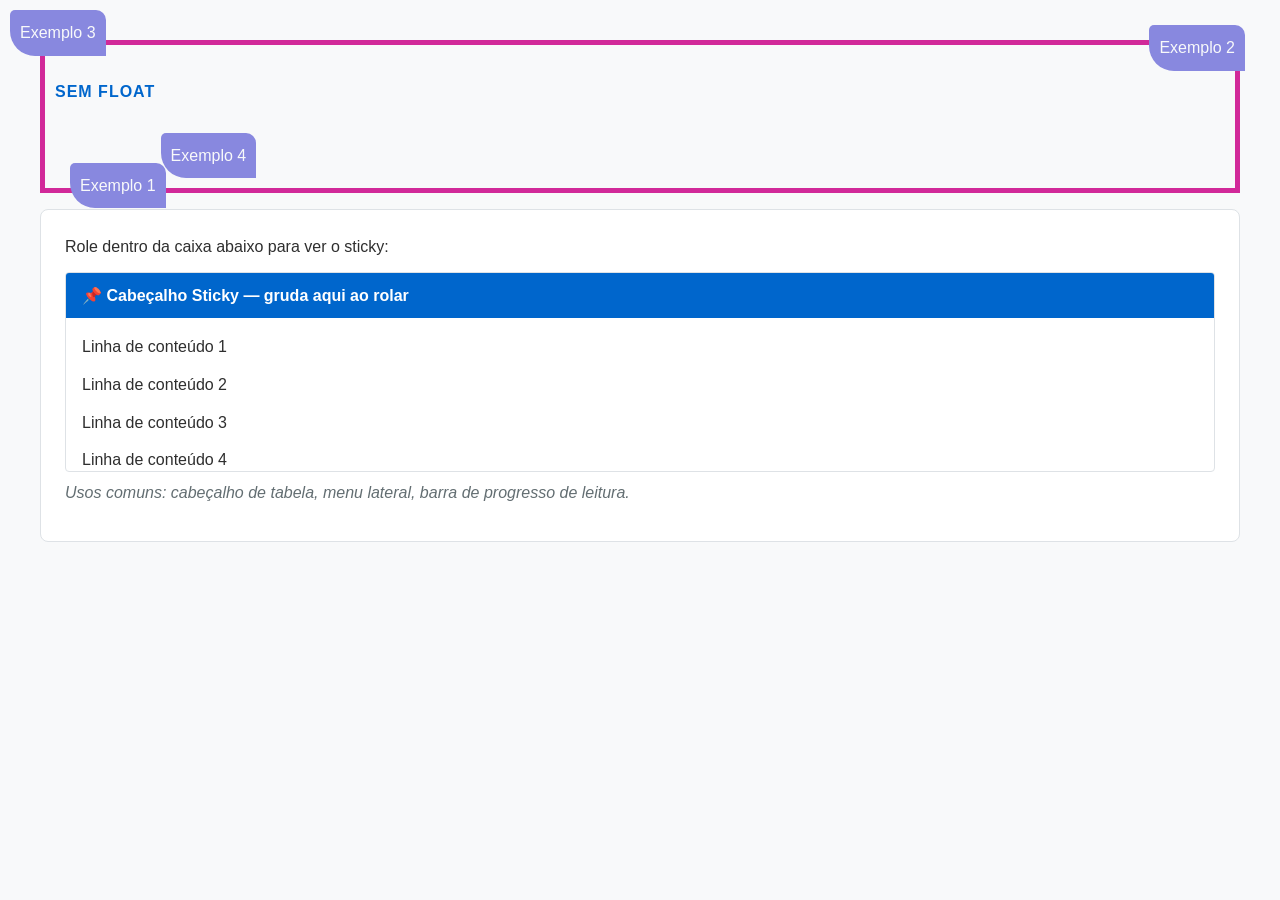
<file: inovaweb/guia.html>
<!DOCTYPE html>
<html lang="pt-br">
<head>
  <meta charset="UTF-8">
  <meta name="viewport" content="width=device-width, initial-scale=1.0">
  <title>Guia CSS: Float e Position</title>
  <link rel="stylesheet" href="style6.css">
</head>

<body>

  <div class="clearfix"style="border: 5px solid #d12999; position:relative">
    <h3>Sem Float</h3>
    <div  class="caixa-flutuante" style="position: relative; top: 30px; left: 15px">Exemplo 1</div>
    <div class="caixa-flutuante" style="position: absolute; top: -30px; right: -10px">Exemplo 2</div>
    <div class="caixa-flutuante" style="position:fixed; top: 0; left: 0">Exemplo 3</div>
    <div class="caixa-flutuante">Exemplo 4</div>
</div>

<div class="exemplo">
  <p style="margin-bottom: 12px">
    Role dentro da caixa abaixo para ver o sticky:
  </p>
  <div
    style="
      height: 200px;
      overflow-y: scroll;
      border: 1px solid #dee2e6;
      border-radius: 4px;
    "
  >
    <div
      style="
        position: sticky;
        top: 0;
        background: #0066cc;
        color: white;
        padding: 10px 16px;
        font-weight: bold;
      "
    >
      📌 Cabeçalho Sticky — gruda aqui ao rolar
    </div>
    <div style="padding: 16px">
      <p>Linha de conteúdo 1</p>
      <p>Linha de conteúdo 2</p>
      <p>Linha de conteúdo 3</p>
      <p>Linha de conteúdo 4</p>
      <p>Linha de conteúdo 5</p>
      <p>Linha de conteúdo 6</p>
      <p>Linha de conteúdo 7</p>
      <p>Linha de conteúdo 8</p>
    </div>
  </div>
  <p style="margin-top: 8px; font-style: italic; color: #636e72">
    Usos comuns: cabeçalho de tabela, menu lateral, barra de progresso de
    leitura.
  </p>
</div>
  </body>
</file>
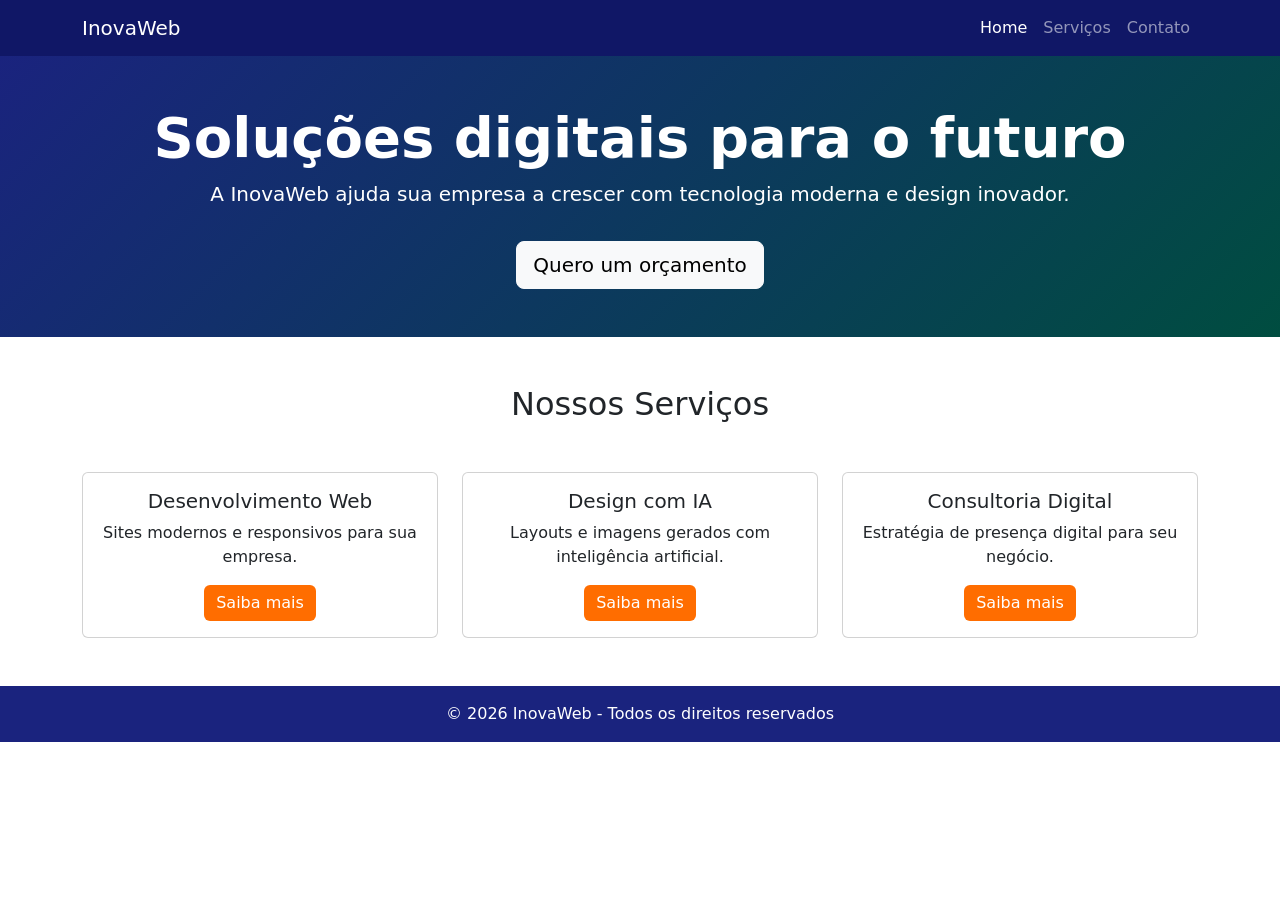
<file: inovaweb/Projeto Bootstrap/inovaweb-bootstrap.html>
<!DOCTYPE html>
<html lang="pt-br">

<head>
    <meta charset="UTF-8">
    <meta name="viewport" content="width=device-width, initial-scale=1.0">
    <title>InovaWeb | Soluções Digitais</title>
    <link ref="stylesheet" href="./Bootstrap.css">
    <link href="https://cdn.jsdelivr.net/npm/bootstrap@5.3.8/dist/css/bootstrap.min.css" rel="stylesheet"
        integrity="sha384-sRIl4kxILFvY47J16cr9ZwB07vP4J8+LH7qKQnuqkuIAvNWLzeN8tE5YBujZqJLB" crossorigin="anonymous">

</head>

<body>
    <!-- Navbar -->
    <nav class="navbar navbar-expand-lg navbar-dark" style="background-color: #101766;">
        <div class="container">
            <a class="navbar-brand" href="#">InovaWeb</a>
            <button class="navbar-toggler" type="button" data-bs-toggle="collapse" data-bs-target="#navbarNav"
                aria-controls="navbarNav" aria-expanded="false" aria-label="Toggle navigation">
                <span class="navbar-toggler-icon"></span>
            </button>
            <div class="collapse navbar-collapse" id="navbarNav">
                <ul class="navbar-nav ms-auto">
                    <li class="nav-item">
                        <a class="nav-link active" aria-current="page" href="#">Home</a>
                    </li>
                    <li class="nav-item">
                        <a class="nav-link" href="#servicos">Serviços</a>
                    </li>
                    <li class="nav-item">
                        <a class="nav-link" href="#contato">Contato</a>
                    </li>
                </ul>
            </div>
        </div>
    </nav>

    <header>

        <!-- Hero Section -->
        <section class="text-center py-5" style="background: linear-gradient(135deg, #1A237E 0%, #004D40 100%);">
            <div class="container text-white">
                <h1 class="display-4 fw-bold">Soluções digitais para o futuro</h1>
                <p class="lead">A InovaWeb ajuda sua empresa a crescer com tecnologia moderna e design inovador.</p>
                <a href="#contato" class="btn btn-light btn-lg mt-3">Quero um orçamento</a>
            </div>
        </section>
    </header>

    <main>
        <!-- Seção de Serviços -->
<section id="servicos" class="py-5">
    <div class="container">
      <!-- Título da seção -->
      <h2 class="text-center mb-5">Nossos Serviços</h2>
  
      <!-- Row com espaçamento entre colunas (g-4) -->
      <div class="row g-4">
        
        <!-- Card 1: Desenvolvimento Web -->
        <div class="col-12 col-md-6 col-lg-4">
          <div class="card h-100">
            <div class="card-body text-center">
              <!-- Título do card -->
              <h5 class="card-title">Desenvolvimento Web</h5>
              <!-- Texto descritivo -->
              <p class="card-text">Sites modernos e responsivos para sua empresa.</p>
              <!-- Botão de ação -->
              <a href="#" class="btn" style="background-color: #FF6D00; color: #FFFFFF; border: none;">Saiba mais</a>
            </div>
          </div>
        </div>
  
        <!-- Card 2: Design com IA -->
        <div class="col-12 col-md-6 col-lg-4">
          <div class="card h-100">
            <div class="card-body text-center">
              <h5 class="card-title">Design com IA</h5>
              <p class="card-text">Layouts e imagens gerados com inteligência artificial.</p>
              <a href="#" class="btn" style="background-color: #FF6D00; color: #FFFFFF; border: none;">Saiba mais</a>
            </div>
          </div>
        </div>
  
        <!-- Card 3: Consultoria Digital -->
        <div class="col-12 col-md-6 col-lg-4">
          <div class="card h-100">
            <div class="card-body text-center">
              <h5 class="card-title">Consultoria Digital</h5>
              <p class="card-text">Estratégia de presença digital para seu negócio.</p>
              <a href="#" class="btn" style="background-color: #FF6D00; color: #FFFFFF; border: none;">Saiba mais</a>
            </div>
          </div>
        </div>
  
      </div>
    </div>
  </section>
  
    </main>

   <!-- Rodapé -->
   <footer class="text-white text-center py-3 mt-auto" style="background-color: #1A237E;">
    <p class="mb-0">&copy; 2026 InovaWeb - Todos os direitos reservados</p>
  </footer>
</body>
 















    <script src="https://cdn.jsdelivr.net/npm/bootstrap@5.3.8/dist/js/bootstrap.bundle.min.js"
        integrity="sha384-FKyoEForCGlyvwx9Hj09JcYn3nv7wiPVlz7YYwJrWVcXK/BmnVDxM+D2scQbITxI"
        crossorigin="anonymous"></script>

</body>

</html>
</file>
<file: Aula 12/style.css>
* {
    margin: 0;
    padding: 0;
    box-sizing: border-box;
  }
  
  body {
    font-family: sans-serif;
    background: #f0f4ff;
    min-height: 100vh;
    padding: 40px 20px;
  }
  
  h1 {
    text-align: center;
    color: #004a99;
    font-size: 1.8rem;
    margin-bottom: 24px;
  }

  #btn-editar-titular {
    display: block;
    margin: 10px auto; /* centraliza */
    padding: 6px 12px; /* deixa mais fino */
    font-size: 14px;
    border-radius: 8px;
    cursor: pointer;
  }

  input[type="text"] {
    display: block;
    margin: 10px auto;
    padding: 6px;
    font-size: 14px;
    width: 180px; /* evita ficar enorme */
    text-align: center;
    border-radius: 8px;
  }
  

  .container {
    max-width: 480px;
    margin: 0 auto;
    display: flex;
    flex-direction: column;
    gap: 16px;
  }
  
  .card {
    background: white;
    border-radius: 12px;
    padding: 24px;
    box-shadow: 0 2px 12px rgba(0, 74, 153, 0.08);
  }
  
  .card h2 {
    color: #004a99;
    font-size: 0.8rem;
    text-transform: uppercase;
    letter-spacing: 1px;
    margin-bottom: 8px;
  }
  
  /* Card de saldo */
  #saldo {
    font-size: 2.4rem;
    font-weight: bold;
    color: #004a99;
    text-align: center;
    margin: 8px 0;
  }
  
  .info-conta {
    text-align: center;
    color: #636e72;
    font-size: 0.875rem;
  }
  
  /* Status da conta */
  #status-conta {
    display: inline-block;
    padding: 2px 10px;
    border-radius: 20px;
    font-size: 0.8rem;
    font-weight: bold;
  }
  
  .status-ativa {
    background: #d1fae5;
    color: #065f46;
  }
  
  .status-bloqueada {
    background: #fee2e2;
    color: #991b1b;
  }
  
  /* Operações */
  input[type="number"] {
    width: 100%;
    padding: 12px;
    border: 1px solid #dee2e6;
    border-radius: 8px;
    font-size: 1rem;
    margin-bottom: 12px;
    outline: none;
    transition: border-color 0.2s;
  }
  
  input[type="number"]:focus {
    border-color: #004a99;
  }
  
  .botoes {
    display: flex;
    gap: 8px;
  }
  
  button {
    flex: 1;
    padding: 12px;
    border: none;
    border-radius: 8px;
    font-size: 0.95rem;
    font-weight: bold;
    cursor: pointer;
    transition: opacity 0.2s;
  }
  
  button:hover { opacity: 0.85; }
  
  #btn-depositar { background: #004a99; color: white; }
  #btn-sacar     { background: #dc3545; color: white; }
  #btn-bloquear  {
    width: 100%;
    background: #f8f9fa;
    color: #636e72;
    border: 1px solid #dee2e6;
    margin-top: 8px;
  }

  #btn-limpar-historico { 
    width: 100%;
    background: #f8f9fa;
    border: 1px solid #dee2e6;
    color: #737374;
  }
  
  /* Mensagem de feedback */
  #mensagem {
    min-height: 40px;
    margin-top: 12px;
    padding: 10px 14px;
    border-radius: 8px;
    font-size: 0.9rem;
    display: none; /* escondido por padrão */
  }
  
  .msg-sucesso {
    background: #d1fae5;
    color: #065f46;
  }
  
  .msg-erro {
    background: #fee2e2;
    color: #991b1b;
  }
  
  /* Histórico */
  #lista-historico {
    list-style: none;
    padding: 0;
    margin: 0;
    max-height: 200px;
    overflow-y: auto;
  }
  
  #lista-historico li {
    padding: 10px 0;
    border-bottom: 1px solid #f0f4ff;
    font-size: 0.875rem;
    color: #2d3436;
  }
  
  #ultimas-transacoes li:last-child {
    border-bottom: none;
  }
  
  .historico-vazio {
    color: #b2bec3;
    font-style: italic;
    text-align: center;
    padding: 16px 0;
  
  }
  
  /* Resumo */
  .resumo-grid {
    display: grid;
    grid-template-columns: 1fr 1fr 1fr;
    gap: 12px;
    text-align: center;
  }
  
  .resumo-item span:first-child {
    display: block;
    font-size: 1.5rem;
    font-weight: bold;
    color: #004a99;
  }
  
  .resumo-item span:last-child {
    font-size: 0.75rem;
    color: #636e72;
    text-transform: uppercase;
    letter-spacing: 0.5px;
  }
</file>
<file: Trabalho Feriado/styless.css>
/* ==================================================
FONTES
================================================== */
body {
    font-family: 'Inter', sans-serif;
    padding-top: 80px;
}


/* ==================================================
NAVBAR
================================================== */

    .navbar {
        backdrop-filter: blur(10px); /* Desfoca o que está atrás */
        background-color: #290a3d !important; /* Cor com transparência */
        border-bottom: 1px solid rgba(255, 255, 255, 0.1);
    }


.navbar-brand img {
    height: 45px;
}

.nav-link {
    color: #fff !important;
    font-weight: 500;
}

.nav-link:hover {
    color: #ff4500 !important;
}

/* ==================================================
HERO
================================================== */
.hero-section {
    background: linear-gradient(135deg, #290a3d, #a181e0, #ff4500);
}

.hero-title {
    font-family: 'League Spartan', sans-serif;
    font-weight: 700;
    color: #fff;
}

.hero-subtitle {
    font-weight: 500;
    color: #f5f5f5;
}

.section-padding {
    padding-top: 75px;    /* Espaço superior */
    padding-bottom: 75px; /* Espaço inferior */
}


/* Espaçamento extra entre o título da seção e o conteúdo */
h2.text-center.mb-5 {
    margin-bottom: 50px !important; 
}

/* ==================================================
BOTÕES
================================================== */
.btn-dark {
    background-color: #290a3d;
    color: #fff;
    border: none;
}

.btn-dark:hover {
    background-color: #ff4500;
}

.btn-primary {
    background-color: #a181e0;
    border: none;
    color: #fff;
}

.btn-primary:hover {
    background-color: #ff4500;
}

/* ==================================================
CARDS
================================================== */
.service-card {
    transition: transform 0.4s ease, box-shadow 0.4s ease;
    border: none;
    position: relative;
}

.service-card:hover {
    transform: translateY(-8px);
    box-shadow: 0 20px 40px rgba(0, 0, 0, 0.15);
}

.popular {
    border: 2px solid #ff4500;
}

.popular-badge {
    position: absolute;
    top: 15px;
    right: 15px;
    background-color: #ff4500;
}

/* ==================================================
FOOTER
================================================== */
.footer {
    background-color: #290a3d;
}

.social-icon {
    font-size: 1.8rem;
    margin: 0 15px;
    color: #a181e0;
    transition: color 0.3s ease;
}

.social-icon:hover {
    color: #ff4500;
}
</file>
<file: inovaweb/Aula 5/css/styles2.css>
/* ===== FONTS ===== */
@import url('https://fonts.googleapis.com/css2?family=Montserrat:wght@400;700&family=Sora:wght@300;400;600;700&display=swap');

/* ===== RESET ===== */
* {
    margin: 0;
    padding: 0;
    box-sizing: border-box;
}

/* ===== BODY ===== */
body {
    font-family: 'Sora', sans-serif;
    background: #0B0F1A;
    color: #E5E7EB;
    line-height: 1.6;
}

/* ===== CONTAINER ===== */
main, header, footer {
    max-width: 1100px;
    margin: 0 auto;
    padding: 50px 20px;
}

/* ===== HEADER ===== */
header {
    text-align: center;
}

h1 {
    font-family: 'Montserrat', sans-serif;
    font-size: 48px;
    font-weight: 700;
    background: linear-gradient(90deg, #3B82F6, #8B5CF6);
    background-clip: text;
    -webkit-text-fill-color: transparent;
}

/* SUBTEXTO */
.destaque {
    color: #22D3EE;
}

.italico {
    font-style: italic;
    color: #9CA3AF;
}

/* ===== NAV ===== */
nav {
    margin-top: 40px;
}

nav ul {
    list-style: none;
}

nav a {
    text-decoration: none;
    color: #E5E7EB;
    border: 1px solid #6D28D9;
    padding: 10px 20px;
    border-radius: 30px;
    transition: 0.3s;
}

nav a:hover {
    background: linear-gradient(135deg, #3B82F6, #6D28D9);
    box-shadow: 0 0 15px rgba(139, 92, 246, 0.6);
}

/* ===== HERO IMAGE ===== */
header img {
    width: 100%;
    margin-top: 40px;
    border-radius: 16px;
    opacity: 0.9;
}

/* ===== SECTION ===== */
section {
    margin-top: 80px;
}

section h2 {
    font-size: 28px;
    margin-bottom: 20px;
    position: relative;
}

/* LINHA DECORATIVA */
section h2::after {
    content: "";
    width: 60px;
    height: 3px;
    background: linear-gradient(90deg, #3B82F6, #8B5CF6);
    position: absolute;
    bottom: -10px;
    left: 0;
}

/* ===== SERVIÇOS ===== */
#servicos ul {
    list-style: none;
}

#servicos li {
    padding: 16px;
    margin-bottom: 12px;
    background: #121826;
    border-left: 4px solid #22D3EE;
    border-radius: 10px;
    transition: 0.3s;
}

#servicos li:hover {
    transform: translateX(6px);
    background: #1A2238;
}

/* ===== TABELA ===== */
table {
    width: 100%;
    border-collapse: collapse;
    margin-top: 30px;
}

/* TODAS AS BORDAS */
table, th, td {
    border: 1px solid black;
}

/* CABEÇALHO */
th {
    padding: 14px;
    text-align: left;
    background: linear-gradient(90deg, #1E3A8A, #6D28D9);
    color: #fff;
}

/* CÉLULAS */
td {
    padding: 14px;
}

/* LINHAS */
tbody tr {
    background: #121826;
}

tbody tr:nth-child(even) {
    background: #161E2E;
}

/* HOVER */
tbody tr:hover {
    background: #1F2A44;
}

/* ===== FORM ===== */
/* ===== FORMULÁRIO PREMIUM ===== */
#contato form {
    margin-top: 40px;
    padding: 30px;
    background: #121826;
    border-radius: 16px;
    border: 1px solid #2A344A;
    box-shadow: 0 10px 30px rgba(0, 0, 0, 0.4);

    display: flex;
    flex-direction: column;
    gap: 20px;
}

/* GRUPOS */
#contato form div {
    display: flex;
    flex-direction: column;
}

/* LABEL */
#contato label {
    margin-bottom: 6px;
    font-size: 0.9rem;
    color: #9CA3AF;
}

/* INPUTS */
#contato input,
#contato textarea {
    padding: 14px;
    border-radius: 10px;
    border: 1px solid #2A344A;
    background: #0B0F1A;
    color: #E5E7EB;
    font-family: 'Sora', sans-serif;
    transition: 0.3s;
}

/* PLACEHOLDER */
#contato input::placeholder,
#contato textarea::placeholder {
    color: #6B7280;
}

/* FOCUS (efeito tech) */
#contato input:focus,
#contato textarea:focus {
    border-color: #22D3EE;
    box-shadow: 0 0 10px rgba(34, 211, 238, 0.4);
}

/* TEXTAREA */
#contato textarea {
    resize: none;
}

/* BOTÃO */
#contato button,
#contato input[type="submit"] {
    margin-top: 10px;
    padding: 16px;
    border: none;
    border-radius: 30px;
    background: linear-gradient(135deg, #3B82F6, #8B5CF6);
    color: #fff;
    font-weight: 600;
    letter-spacing: 0.5px;
    cursor: pointer;
    transition: 0.3s;
}

/* HOVER BOTÃO */
#contato button:hover,
#contato input[type="submit"]:hover {
    transform: translateY(-2px) scale(1.02);
    box-shadow: 0 0 20px rgba(139, 92, 246, 0.6);
}

/* EFEITO CLIQUE */
#contato button:active {
    transform: scale(0.98);
}
/* ===== BOTÃO ===== */
button, input[type="submit"] {
    padding: 14px;
    border: none;
    border-radius: 30px;
    background: linear-gradient(135deg, #3B82F6, #8B5CF6);
    color: #fff;
    font-weight: bold;
    cursor: pointer;
    transition: 0.3s;
}

button:hover, input[type="submit"]:hover {
    transform: scale(1.05);
    box-shadow: 0 0 20px rgba(139, 92, 246, 0.6);
}

/* ===== FOOTER ===== */
footer {
    text-align: center;
    margin-top: 60px;
    border-top: 1px solid #2A344A;
    padding-top: 20px;
    color: #9CA3AF;
}

/* ===== RESPONSIVO ===== */
@media (max-width: 768px) {
    h1 {
        font-size: 32px;
    }

    section h2 {
        font-size: 22px;
    }
}
</file>
<file: Aula 6/style6.css>
/* Reset básico */
@import url('https://fonts.googleapis.com/css2?family=Montserrat:wght@400;700&family=Sora:wght@300;400;600;700&display=swap');

* {
    margin: 0;
    padding: 0;
    box-sizing: border-box;
  }
  
  body {
    font-family: sans-serif;
    color: #2e2e2e;
    line-height: 1.6;
    padding: 40px;
    background: #f8f9fa;
  }
  
  h1 {
    font-size: 2rem;
    color: #d12999;
    margin-bottom: 8px;
  }
  
  h2 {
    font-size: 1.5rem;
    color: #b168e2;
    margin: 40px 0 16px;
    border-left: 4px solid #0066cc;
    padding-left: 12px;
  }
  
  h3 {
    font-size: 1rem;
    color: #0066cc;
    margin: 24px 0 8px;
    padding: 10px;
    text-transform: uppercase;
    letter-spacing: 1px;
  }
  
  p {
    margin-bottom: 12px;
    max-width: 700px;
  }
  
  /* Caixa de exemplo visual */
  .exemplo {
    background: #ffffff;
    border: 1px solid #dee2e6;
    border-radius: 8px;
    padding: 24px;
    margin: 16px 0 32px;
  }
  
  /* Caixas coloridas para demonstração */
  .caixa {
    background: #0066cc;
    color: white;
    padding: 16px;
    margin: 8px;
    font-weight: bold;
    border-radius: 4px;
  }
  
  .caixa-b {
    background: #6c63ff;
  }
  .caixa-c {
    background: #00b4d8;
  }
  
  /* Separador de seção */
  section {
    border-bottom: 2px solid #dee2e6;
    padding-bottom: 20px;
    margin-bottom: 20px;
  }
  
  .clearfix::after {
    content: "";
    display: table;
    clear: both;
  }  

  .caixa-flutuante {
    background-color:rgb(136, 136, 223);
    color:#f8f9fa;
    float: left;
    margin: 10px;
    margin-right: 0px;
    padding: 10px;
    border-radius: 5px 10px 0px 25px;
  }
  
  .caixa-flutuante:hover {
    background-color: rgb(158, 10, 133);
    color: #fffb18;
    transition: 0.3s ease;
    transform: scale(1.05);

  }
</file>
<file: inovaweb/style6.css>
/* Reset básico */
@import url('https://fonts.googleapis.com/css2?family=Montserrat:wght@400;700&family=Sora:wght@300;400;600;700&display=swap');

* {
    margin: 0;
    padding: 0;
    box-sizing: border-box;
  }
  
  body {
    font-family: sans-serif;
    color: #2e2e2e;
    line-height: 1.6;
    padding: 40px;
    background: #f8f9fa;
  }
  
  h1 {
    font-size: 2rem;
    color: #d12999;
    margin-bottom: 8px;
  }
  
  h2 {
    font-size: 1.5rem;
    color: #b168e2;
    margin: 40px 0 16px;
    border-left: 4px solid #0066cc;
    padding-left: 12px;
  }
  
  h3 {
    font-size: 1rem;
    color: #0066cc;
    margin: 24px 0 8px;
    padding: 10px;
    text-transform: uppercase;
    letter-spacing: 1px;
  }
  
  p {
    margin-bottom: 12px;
    max-width: 700px;
  }
  
  /* Caixa de exemplo visual */
  .exemplo {
    background: #ffffff;
    border: 1px solid #dee2e6;
    border-radius: 8px;
    padding: 24px;
    margin: 16px 0 32px;
  }
  
  /* Caixas coloridas para demonstração */
  .caixa {
    background: #0066cc;
    color: white;
    padding: 16px;
    margin: 8px;
    font-weight: bold;
    border-radius: 4px;
  }
  
  .caixa-b {
    background: #6c63ff;
  }
  .caixa-c {
    background: #00b4d8;
  }
  
  /* Separador de seção */
  section {
    border-bottom: 2px solid #dee2e6;
    padding-bottom: 20px;
    margin-bottom: 20px;
  }
  
  .clearfix::after {
    content: "";
    display: table;
    clear: both;
  }  

  .caixa-flutuante {
    background-color:rgb(136, 136, 223);
    color:#f8f9fa;
    float: left;
    margin: 10px;
    margin-right: 0px;
    padding: 10px;
    border-radius: 5px 10px 0px 25px;
  }
  
  .caixa-flutuante:hover {
    background-color: rgb(158, 10, 133);
    color: #fffb18;
    transition: 0.3s ease;
    transform: scale(1.05);

  }
</file>
